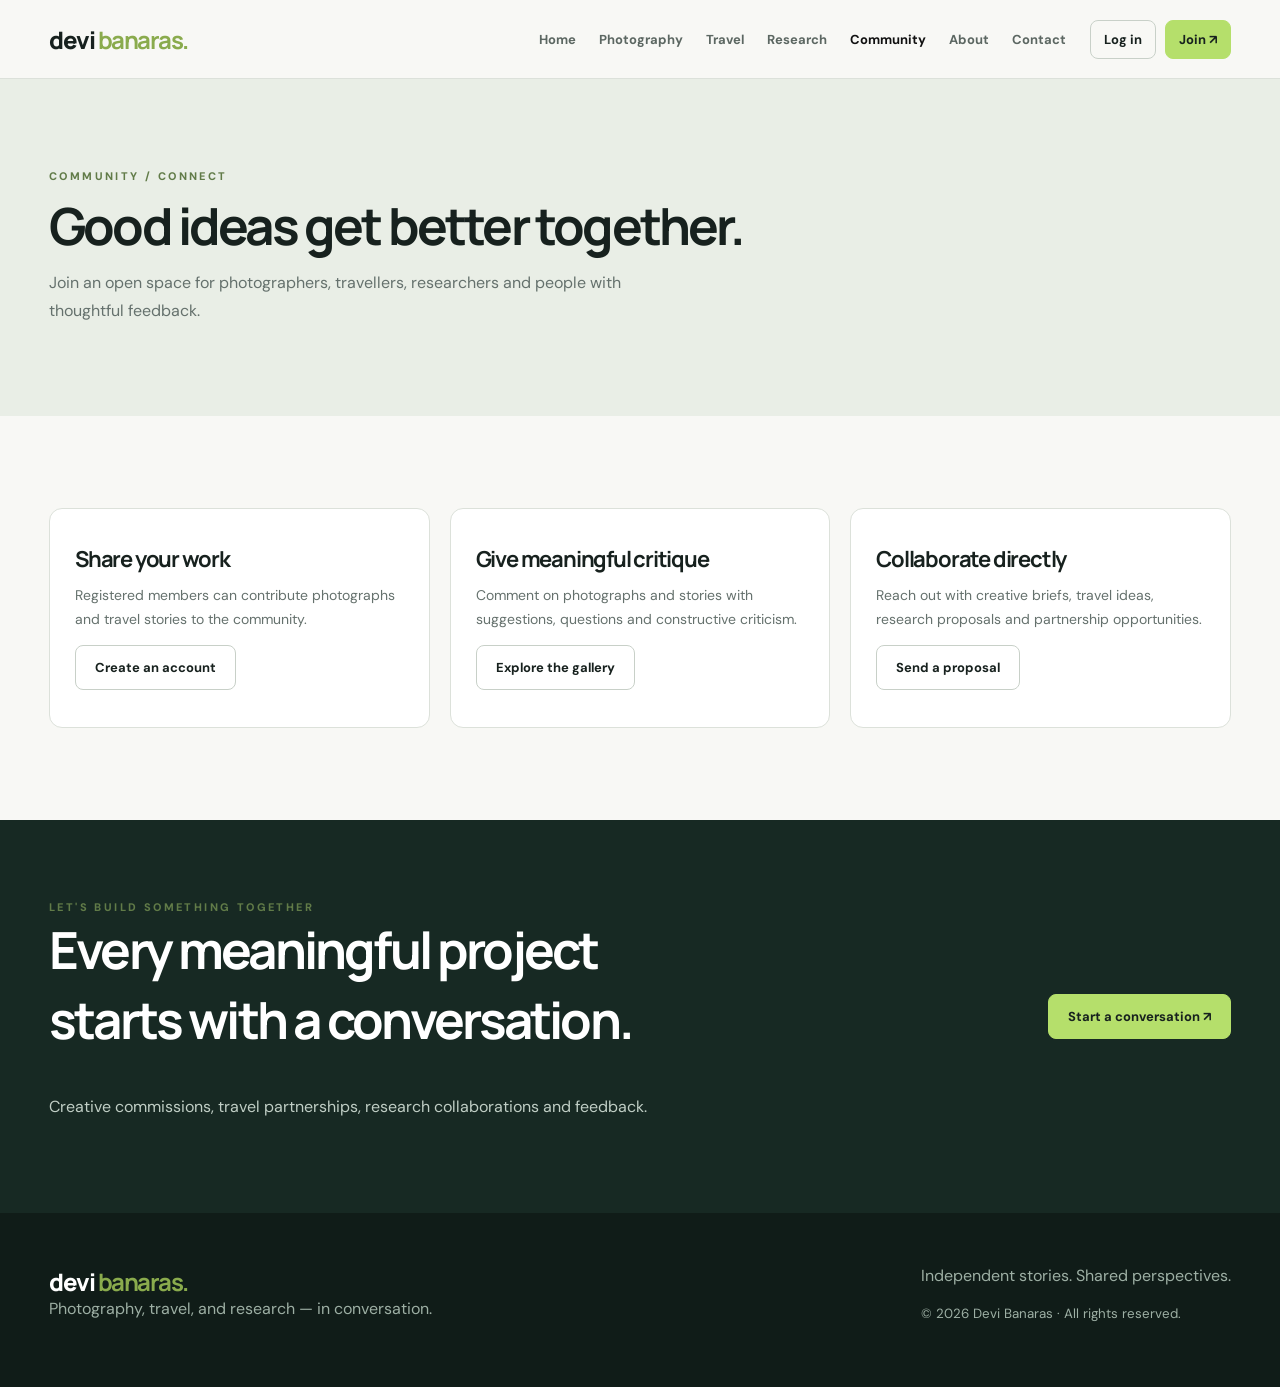
<file: community.html>
<!doctype html><html lang="en"><head><meta charset="utf-8"><meta name="viewport" content="width=device-width,initial-scale=1"><meta name="description" content="Share photographs, critique and collaborate"><title>Community | Devi Banaras</title><link rel="stylesheet" href="style.css"></head><body data-page="community"><header class="top"><div class="wrap nav"><a class="logo" href="index.html">devi<span> </span><b>banaras.</b></a><button class="menu" id="menu" aria-label="Toggle navigation">☰</button><nav class="links" id="links"><a class="" href="index.html">Home</a><a class="" href="photography.html">Photography</a><a class="" href="travel.html">Travel</a><a class="" href="research.html">Research</a><a class="active" href="community.html">Community</a><a class="" href="about.html">About</a><a class="" href="contact.html">Contact</a></nav><div class="nav-actions"><a class="btn small outline" href="login.html" id="loginLink">Log in</a><a class="btn small lime" href="register.html" id="registerLink">Join ↗</a><button class="btn small outline hidden" id="logoutBtn">Log out</button></div></div></header><section class="pagehead"><div class="wrap"><div class="eyebrow">COMMUNITY / CONNECT</div><h1>Good ideas get better together.</h1><p>Join an open space for photographers, travellers, researchers and people with thoughtful feedback.</p></div></section><section class="section"><div class="wrap"><div class="grid3"><article class="info-card"><h3>Share your work</h3><p>Registered members can contribute photographs and travel stories to the community.</p><a href="register.html" class="btn outline">Create an account</a></article><article class="info-card"><h3>Give meaningful critique</h3><p>Comment on photographs and stories with suggestions, questions and constructive criticism.</p><a href="photography.html" class="btn outline">Explore the gallery</a></article><article class="info-card"><h3>Collaborate directly</h3><p>Reach out with creative briefs, travel ideas, research proposals and partnership opportunities.</p><a href="contact.html" class="btn outline">Send a proposal</a></article></div></div></section><section class="cta"><div class="wrap"><div><div class="eyebrow">LET'S BUILD SOMETHING TOGETHER</div><h2>Every meaningful project starts with a conversation.</h2><p>Creative commissions, travel partnerships, research collaborations and feedback.</p></div><a href="contact.html" class="btn lime">Start a conversation ↗</a></div></section><footer class="footer"><div class="wrap"><div><div class="logo">devi <b>banaras.</b></div><p>Photography, travel, and research — in conversation.</p></div><div><p>Independent stories. Shared perspectives.</p><small>© <span id="year"></span> Devi Banaras · All rights reserved.</small></div></div></footer><div id="modal" class="modal"><div class="form"><button class="close" id="closeModal" aria-label="Close">×</button><div id="modalContent"></div></div></div><script type="module" src="app.js"></script></body></html>
</file>
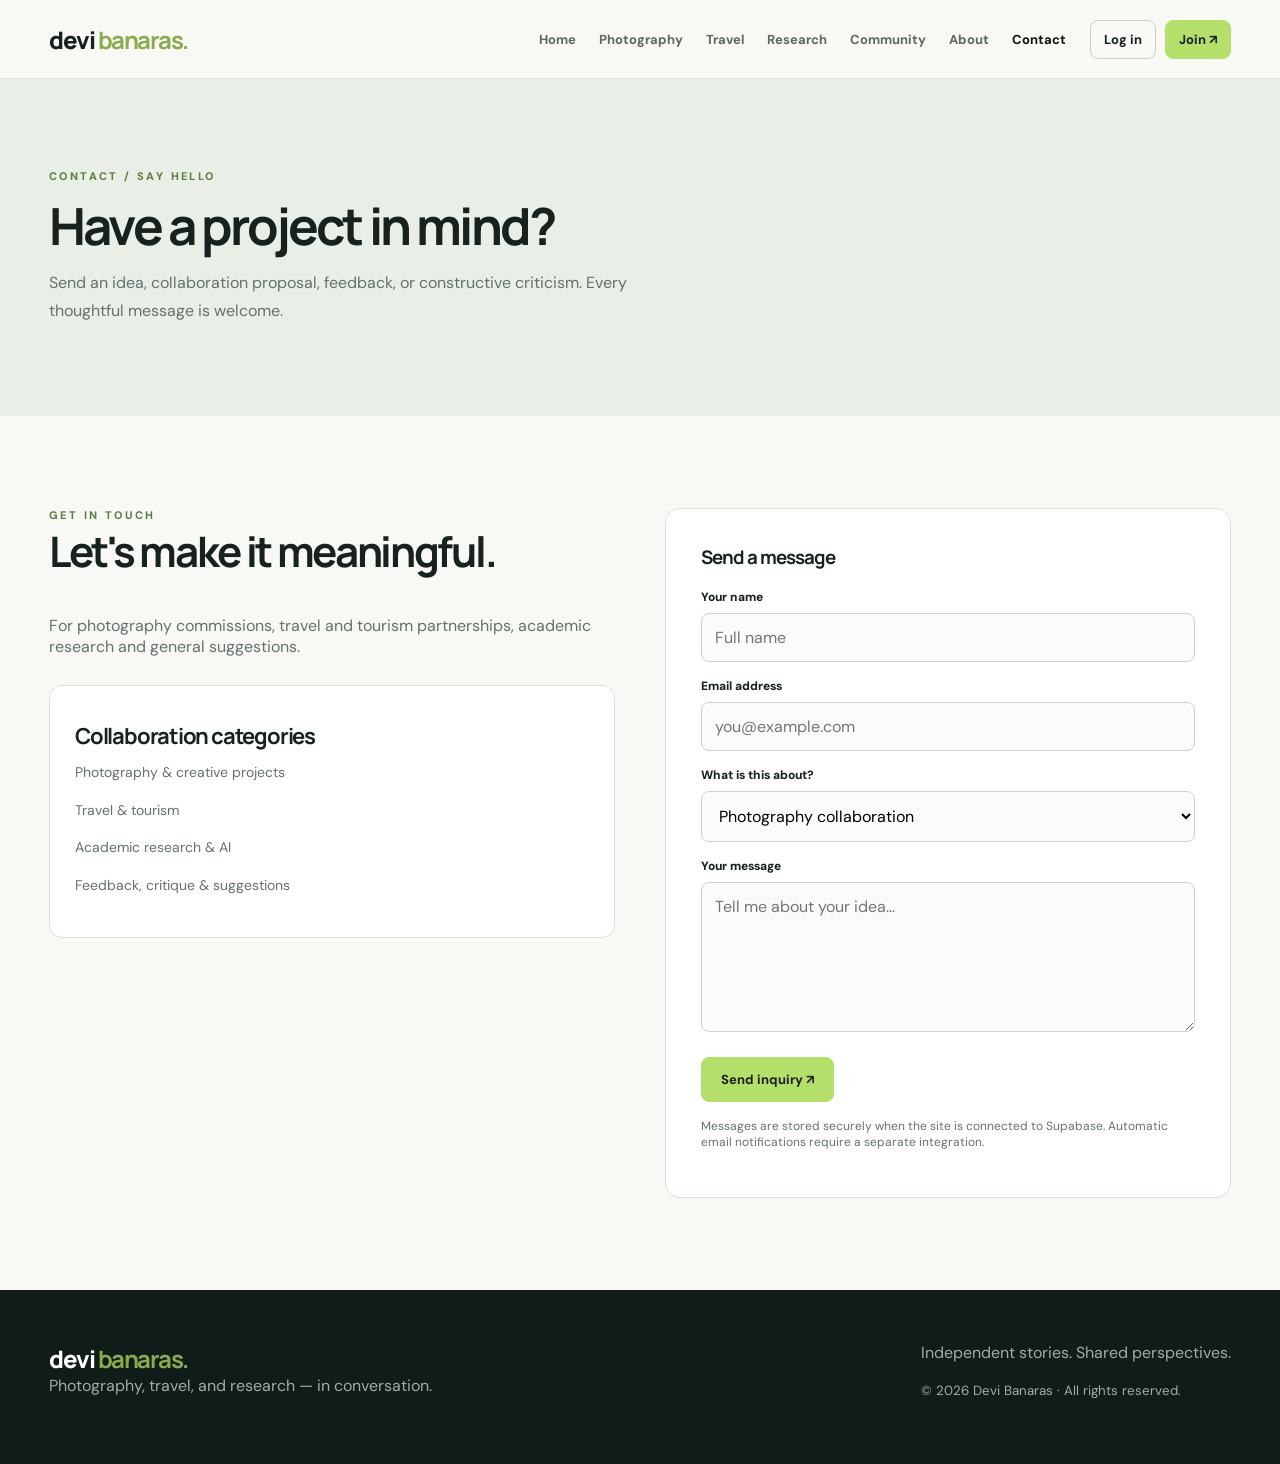
<file: contact.html>
<!doctype html><html lang="en"><head><meta charset="utf-8"><meta name="viewport" content="width=device-width,initial-scale=1"><meta name="description" content="Contact Devi Banaras"><title>Contact | Devi Banaras</title><link rel="stylesheet" href="style.css"></head><body data-page="contact"><header class="top"><div class="wrap nav"><a class="logo" href="index.html">devi<span> </span><b>banaras.</b></a><button class="menu" id="menu" aria-label="Toggle navigation">☰</button><nav class="links" id="links"><a class="" href="index.html">Home</a><a class="" href="photography.html">Photography</a><a class="" href="travel.html">Travel</a><a class="" href="research.html">Research</a><a class="" href="community.html">Community</a><a class="" href="about.html">About</a><a class="active" href="contact.html">Contact</a></nav><div class="nav-actions"><a class="btn small outline" href="login.html" id="loginLink">Log in</a><a class="btn small lime" href="register.html" id="registerLink">Join ↗</a><button class="btn small outline hidden" id="logoutBtn">Log out</button></div></div></header><section class="pagehead"><div class="wrap"><div class="eyebrow">CONTACT / SAY HELLO</div><h1>Have a project in mind?</h1><p>Send an idea, collaboration proposal, feedback, or constructive criticism. Every thoughtful message is welcome.</p></div></section><section class="section"><div class="wrap split" style="align-items:start"><div><div class="eyebrow">GET IN TOUCH</div><h2 style="font-size:42px">Let's make it meaningful.</h2><p class="muted">For photography commissions, travel and tourism partnerships, academic research and general suggestions.</p><div class="info-card" style="margin-top:28px"><h3>Collaboration categories</h3><p>Photography & creative projects</p><p>Travel & tourism</p><p>Academic research & AI</p><p>Feedback, critique & suggestions</p></div></div><form class="form" id="contactForm"><h3>Send a message</h3><label for="contactName">Your name</label><input id="contactName" required maxlength="100" placeholder="Full name"><label for="contactEmail">Email address</label><input id="contactEmail" type="email" required placeholder="you@example.com"><label for="contactTopic">What is this about?</label><select id="contactTopic"><option>Photography collaboration</option><option>Travel & tourism collaboration</option><option>Research collaboration</option><option>Feedback & criticism</option><option>Other idea</option></select><label for="contactMessage">Your message</label><textarea id="contactMessage" maxlength="5000" required placeholder="Tell me about your idea..."></textarea><div id="contactStatus"></div><button class="btn lime" type="submit">Send inquiry ↗</button><p class="muted" style="font-size:12px;margin-top:16px">Messages are stored securely when the site is connected to Supabase. Automatic email notifications require a separate integration.</p></form></div></section><footer class="footer"><div class="wrap"><div><div class="logo">devi <b>banaras.</b></div><p>Photography, travel, and research — in conversation.</p></div><div><p>Independent stories. Shared perspectives.</p><small>© <span id="year"></span> Devi Banaras · All rights reserved.</small></div></div></footer><div id="modal" class="modal"><div class="form"><button class="close" id="closeModal" aria-label="Close">×</button><div id="modalContent"></div></div></div><script type="module" src="app.js"></script></body></html>
</file>
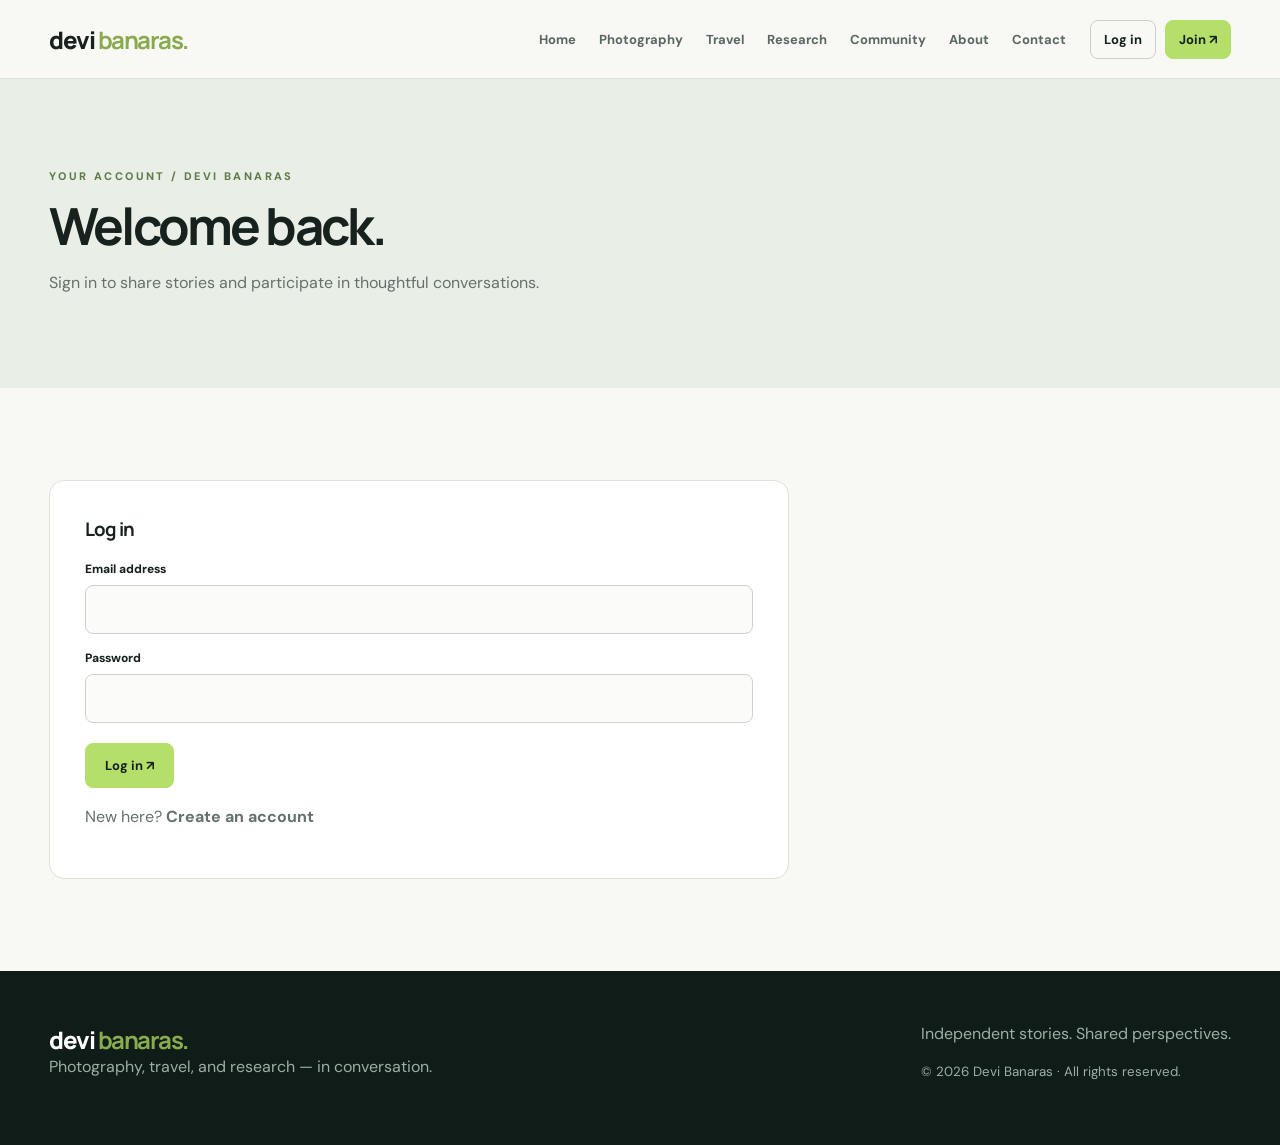
<file: login.html>
<!doctype html><html lang="en"><head><meta charset="utf-8"><meta name="viewport" content="width=device-width,initial-scale=1"><meta name="description" content="Devi Banaras account"><title>Login | Devi Banaras</title><link rel="stylesheet" href="style.css"></head><body data-page="login"><header class="top"><div class="wrap nav"><a class="logo" href="index.html">devi<span> </span><b>banaras.</b></a><button class="menu" id="menu" aria-label="Toggle navigation">☰</button><nav class="links" id="links"><a class="" href="index.html">Home</a><a class="" href="photography.html">Photography</a><a class="" href="travel.html">Travel</a><a class="" href="research.html">Research</a><a class="" href="community.html">Community</a><a class="" href="about.html">About</a><a class="" href="contact.html">Contact</a></nav><div class="nav-actions"><a class="btn small outline" href="login.html" id="loginLink">Log in</a><a class="btn small lime" href="register.html" id="registerLink">Join ↗</a><button class="btn small outline hidden" id="logoutBtn">Log out</button></div></div></header><section class="pagehead"><div class="wrap"><div class="eyebrow">YOUR ACCOUNT / DEVI BANARAS</div><h1>Welcome back.</h1><p>Sign in to share stories and participate in thoughtful conversations.</p></div></section><section class="section"><div class="wrap"><form class="form" id="authForm" data-mode="login"><h3>Log in</h3><label for="email">Email address</label><input id="email" type="email" required autocomplete="email"><label for="password">Password</label><input id="password" type="password" minlength="6" required autocomplete="current-password"><div id="authStatus"></div><button type="submit" class="btn lime">Log in ↗</button><p class="muted" style="margin-top:18px">New here? <a href="register.html"><b>Create an account</b></a></p></form></div></section><footer class="footer"><div class="wrap"><div><div class="logo">devi <b>banaras.</b></div><p>Photography, travel, and research — in conversation.</p></div><div><p>Independent stories. Shared perspectives.</p><small>© <span id="year"></span> Devi Banaras · All rights reserved.</small></div></div></footer><div id="modal" class="modal"><div class="form"><button class="close" id="closeModal" aria-label="Close">×</button><div id="modalContent"></div></div></div><script type="module" src="app.js"></script></body></html>
</file>
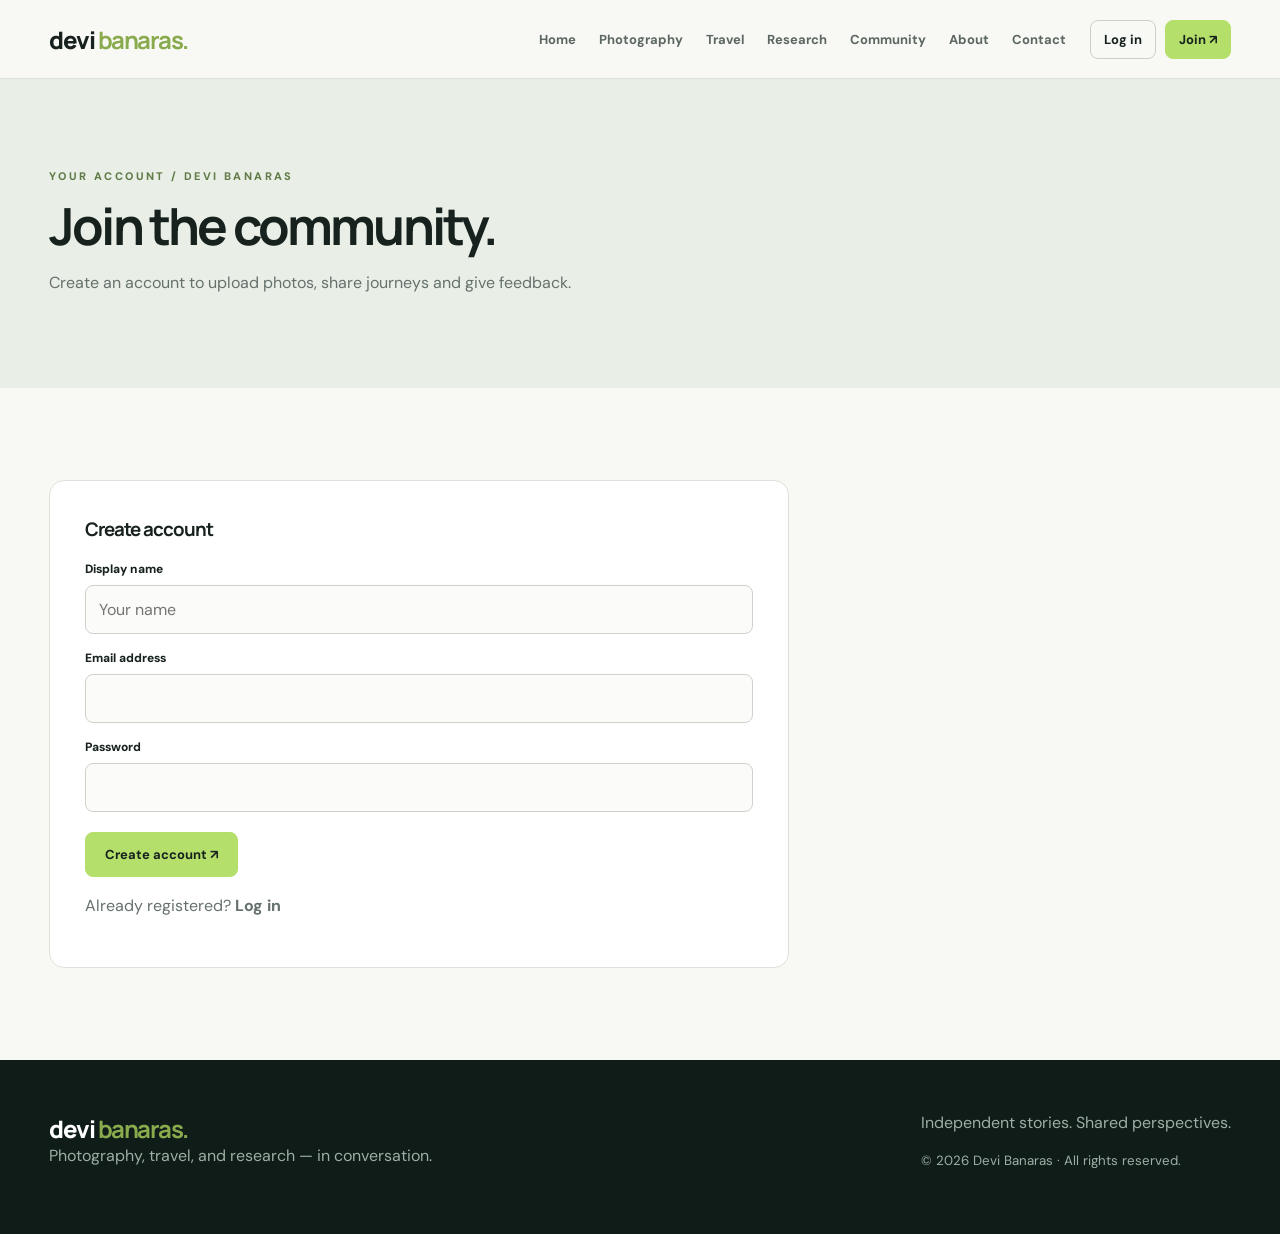
<file: register.html>
<!doctype html><html lang="en"><head><meta charset="utf-8"><meta name="viewport" content="width=device-width,initial-scale=1"><meta name="description" content="Devi Banaras account"><title>Register | Devi Banaras</title><link rel="stylesheet" href="style.css"></head><body data-page="register"><header class="top"><div class="wrap nav"><a class="logo" href="index.html">devi<span> </span><b>banaras.</b></a><button class="menu" id="menu" aria-label="Toggle navigation">☰</button><nav class="links" id="links"><a class="" href="index.html">Home</a><a class="" href="photography.html">Photography</a><a class="" href="travel.html">Travel</a><a class="" href="research.html">Research</a><a class="" href="community.html">Community</a><a class="" href="about.html">About</a><a class="" href="contact.html">Contact</a></nav><div class="nav-actions"><a class="btn small outline" href="login.html" id="loginLink">Log in</a><a class="btn small lime" href="register.html" id="registerLink">Join ↗</a><button class="btn small outline hidden" id="logoutBtn">Log out</button></div></div></header><section class="pagehead"><div class="wrap"><div class="eyebrow">YOUR ACCOUNT / DEVI BANARAS</div><h1>Join the community.</h1><p>Create an account to upload photos, share journeys and give feedback.</p></div></section><section class="section"><div class="wrap"><form class="form" id="authForm" data-mode="signup"><h3>Create account</h3><label for="fullName">Display name</label><input id="fullName" required maxlength="80" placeholder="Your name"><label for="email">Email address</label><input id="email" type="email" required autocomplete="email"><label for="password">Password</label><input id="password" type="password" minlength="6" required autocomplete="new-password"><div id="authStatus"></div><button type="submit" class="btn lime">Create account ↗</button><p class="muted" style="margin-top:18px">Already registered? <a href="login.html"><b>Log in</b></a></p></form></div></section><footer class="footer"><div class="wrap"><div><div class="logo">devi <b>banaras.</b></div><p>Photography, travel, and research — in conversation.</p></div><div><p>Independent stories. Shared perspectives.</p><small>© <span id="year"></span> Devi Banaras · All rights reserved.</small></div></div></footer><div id="modal" class="modal"><div class="form"><button class="close" id="closeModal" aria-label="Close">×</button><div id="modalContent"></div></div></div><script type="module" src="app.js"></script></body></html>
</file>
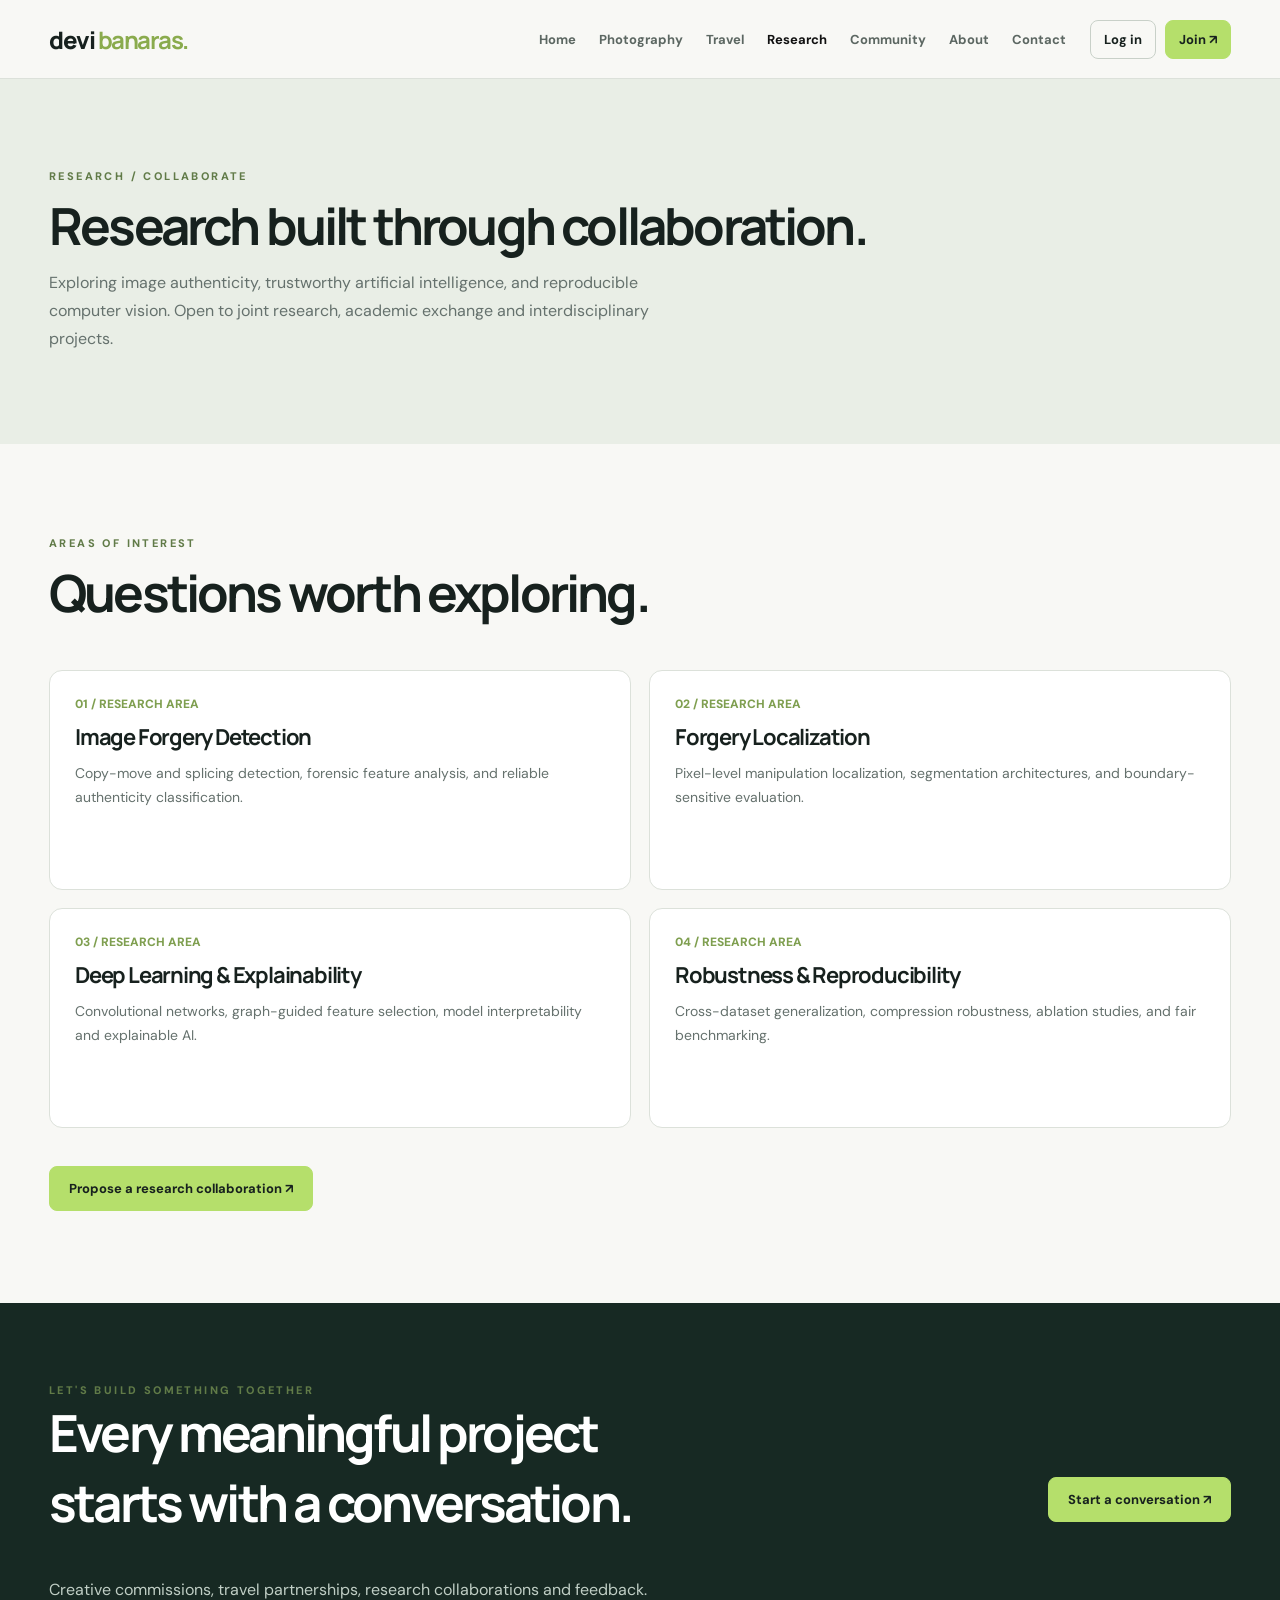
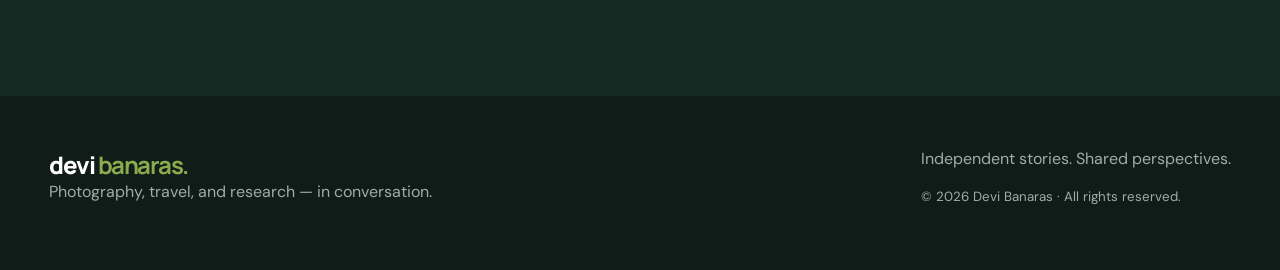
<file: research.html>
<!doctype html><html lang="en"><head><meta charset="utf-8"><meta name="viewport" content="width=device-width,initial-scale=1"><meta name="description" content="Research in image forensics and AI"><title>Research Collaboration | Devi Banaras</title><link rel="stylesheet" href="style.css"></head><body data-page="research"><header class="top"><div class="wrap nav"><a class="logo" href="index.html">devi<span> </span><b>banaras.</b></a><button class="menu" id="menu" aria-label="Toggle navigation">☰</button><nav class="links" id="links"><a class="" href="index.html">Home</a><a class="" href="photography.html">Photography</a><a class="" href="travel.html">Travel</a><a class="active" href="research.html">Research</a><a class="" href="community.html">Community</a><a class="" href="about.html">About</a><a class="" href="contact.html">Contact</a></nav><div class="nav-actions"><a class="btn small outline" href="login.html" id="loginLink">Log in</a><a class="btn small lime" href="register.html" id="registerLink">Join ↗</a><button class="btn small outline hidden" id="logoutBtn">Log out</button></div></div></header><section class="pagehead"><div class="wrap"><div class="eyebrow">RESEARCH / COLLABORATE</div><h1>Research built through collaboration.</h1><p>Exploring image authenticity, trustworthy artificial intelligence, and reproducible computer vision. Open to joint research, academic exchange and interdisciplinary projects.</p></div></section><section class="section"><div class="wrap"><div class="section-head"><div><div class="eyebrow">AREAS OF INTEREST</div><h2>Questions worth exploring.</h2></div></div><div class="research-grid"><article class="info-card"><div class="num">01 / RESEARCH AREA</div><h3>Image Forgery Detection</h3><p>Copy-move and splicing detection, forensic feature analysis, and reliable authenticity classification.</p></article><article class="info-card"><div class="num">02 / RESEARCH AREA</div><h3>Forgery Localization</h3><p>Pixel-level manipulation localization, segmentation architectures, and boundary-sensitive evaluation.</p></article><article class="info-card"><div class="num">03 / RESEARCH AREA</div><h3>Deep Learning & Explainability</h3><p>Convolutional networks, graph-guided feature selection, model interpretability and explainable AI.</p></article><article class="info-card"><div class="num">04 / RESEARCH AREA</div><h3>Robustness & Reproducibility</h3><p>Cross-dataset generalization, compression robustness, ablation studies, and fair benchmarking.</p></article></div><div style="margin-top:38px"><a href="contact.html?topic=Research%20collaboration" class="btn lime">Propose a research collaboration ↗</a></div></div></section><section class="cta"><div class="wrap"><div><div class="eyebrow">LET'S BUILD SOMETHING TOGETHER</div><h2>Every meaningful project starts with a conversation.</h2><p>Creative commissions, travel partnerships, research collaborations and feedback.</p></div><a href="contact.html" class="btn lime">Start a conversation ↗</a></div></section><footer class="footer"><div class="wrap"><div><div class="logo">devi <b>banaras.</b></div><p>Photography, travel, and research — in conversation.</p></div><div><p>Independent stories. Shared perspectives.</p><small>© <span id="year"></span> Devi Banaras · All rights reserved.</small></div></div></footer><div id="modal" class="modal"><div class="form"><button class="close" id="closeModal" aria-label="Close">×</button><div id="modalContent"></div></div></div><script type="module" src="app.js"></script></body></html>
</file>
<file: style.css>
@import url('https://fonts.googleapis.com/css2?family=DM+Sans:wght@400;500;600;700&family=Manrope:wght@400;500;600;700;800&display=swap');:root{--bg:#f8f8f5;--ink:#17211e;--muted:#65716d;--accent:#b5df6b;--line:#dce1da;--dark:#152420}*{box-sizing:border-box}html{scroll-behavior:smooth}body{margin:0;background:var(--bg);color:var(--ink);font-family:'DM Sans',sans-serif}a{color:inherit;text-decoration:none}button,input,textarea,select{font:inherit}button{cursor:pointer}.wrap{max-width:1250px;margin:auto;padding:0 34px}.top{position:sticky;top:0;z-index:30;background:rgba(248,248,245,.95);backdrop-filter:blur(18px);border-bottom:1px solid var(--line)}.nav{min-height:78px;display:flex;align-items:center;gap:24px}.logo{font:800 24px Manrope,sans-serif;letter-spacing:-1.5px;white-space:nowrap}.logo b{color:#8aab4d}.links{display:flex;gap:23px;margin-left:auto;align-items:center}.links a{font-size:13px;font-weight:700;color:#5c6762}.links a.active,.links a:hover{color:#111}.nav-actions{display:flex;gap:9px}.btn{border:1px solid var(--dark);background:var(--dark);color:white;padding:13px 19px;border-radius:8px;font-weight:700;font-size:13px;display:inline-flex;align-items:center;justify-content:center;gap:8px;transition:.2s}.btn:hover{transform:translateY(-2px)}.btn.lime{background:var(--accent);border-color:var(--accent);color:var(--ink)}.btn.outline{background:transparent;color:var(--ink);border-color:#c8d0c8}.btn.small{padding:10px 13px}.menu{display:none}.eyebrow{text-transform:uppercase;letter-spacing:2.4px;font-size:11px;font-weight:800;color:#617b48}.hero{background:#14231f;color:white;min-height:600px;position:relative;overflow:hidden}.hero:before{content:'';position:absolute;inset:0;background:linear-gradient(90deg,rgba(13,29,24,.94) 0%,rgba(13,29,24,.77) 40%,rgba(13,29,24,.08) 100%),url('https://images.unsplash.com/photo-1516483638261-f4dbaf036963?w=1800&auto=format&fit=crop&q=85') center/cover}.hero .wrap{position:relative;padding-top:128px;padding-bottom:110px}.hero .eyebrow{color:var(--accent)}h1,h2,h3,p{margin-top:0}h1,h2,h3{font-family:Manrope,sans-serif;letter-spacing:-.055em}h1{font-size:clamp(48px,6.4vw,91px);line-height:1.07;max-width:820px;margin:25px 0}h1 em{color:var(--accent);font-style:normal}.lead{font-size:17px;line-height:1.85;color:#d6ded8;max-width:580px}.actions{display:flex;gap:12px;flex-wrap:wrap;margin-top:32px}.section{padding:92px 0}.section.soft{background:#eef1e9}.section-head{display:flex;align-items:end;justify-content:space-between;gap:25px;margin-bottom:34px}.section-head h2,.pagehead h1{font-size:clamp(35px,4vw,56px);line-height:1.13;margin:14px 0}.section-head p,.pagehead p{color:var(--muted);line-height:1.75;max-width:600px}.grid3{display:grid;grid-template-columns:repeat(3,1fr);gap:20px}.feature,.post,.info-card{background:white;border:1px solid var(--line);border-radius:13px;overflow:hidden}.feature img,.post img{width:100%;height:260px;object-fit:cover;display:block;transition:transform .4s}.feature:hover img,.post:hover img{transform:scale(1.03)}.feature .content,.post .content,.info-card{padding:25px}.feature h3,.post h3,.info-card h3{font-size:22px;margin:10px 0}.feature p,.post p,.info-card p{color:var(--muted);line-height:1.7;font-size:14px}.feature a{font-weight:800;font-size:13px}.pagehead{background:#e9eee6;padding:90px 0 75px}.pagehead h1{max-width:850px}.pagehead p{font-size:16px}.toolbar{display:flex;justify-content:space-between;gap:15px;align-items:center;flex-wrap:wrap;margin-bottom:25px}.search{background:white;border:1px solid var(--line);padding:14px 16px;border-radius:8px;min-width:280px}.feed{display:grid;grid-template-columns:repeat(3,minmax(0,1fr));gap:20px}.post img{height:250px}.post .meta{font-size:11px;text-transform:uppercase;letter-spacing:1px;color:#69844c;font-weight:800}.post button{margin-top:10px}.empty{grid-column:1/-1;padding:55px;text-align:center;background:white;border:1px dashed #bcc6b8;border-radius:12px;color:var(--muted)}.research-grid{display:grid;grid-template-columns:repeat(2,1fr);gap:18px}.info-card{min-height:220px}.info-card .num{font-size:12px;color:#7f9f50;font-weight:800}.cta{background:#172923;color:white;padding:80px 0}.cta .wrap{display:flex;align-items:center;justify-content:space-between;gap:25px}.cta h2{font-size:clamp(30px,4vw,53px);max-width:680px}.cta p{color:#c0cec5}.footer{background:#101c18;color:white;padding:52px 0}.footer .wrap{display:flex;justify-content:space-between;gap:25px;flex-wrap:wrap}.footer p,.footer small{color:#9dafa4}.form{max-width:740px;background:white;border:1px solid var(--line);border-radius:15px;padding:35px}.form label{display:block;font-size:12px;font-weight:800;margin:16px 0 8px}.form input,.form select,.form textarea{width:100%;border:1px solid #cbd3ca;background:#fbfcfa;border-radius:8px;padding:13px;outline-color:#8fae58}.form textarea{min-height:150px;resize:vertical}.form .btn{margin-top:20px}.notice{padding:13px 16px;border-radius:8px;background:#e9f0dd;color:#324b28;margin:15px 0;font-size:13px}.notice.error{background:#fae8e4;color:#92382a}.hidden{display:none!important}.modal{position:fixed;inset:0;z-index:100;background:#0b1714bd;display:none;align-items:center;justify-content:center;padding:18px;overflow:auto}.modal.open{display:flex}.modal .form{width:min(100%,580px);max-height:94vh;overflow:auto;position:relative}.modal .close{float:right;background:none;border:0;font-size:27px}.detail-image{width:100%;max-height:360px;object-fit:contain;background:#eef1ec;border-radius:8px}.comment{border-top:1px solid var(--line);padding:13px 0}.comment p{margin:7px 0}.comment small{color:var(--muted)}.tag{display:inline-block;padding:7px 11px;border-radius:30px;background:#e8eedf;color:#476b35;font-size:11px;font-weight:800;margin:3px}.split{display:grid;grid-template-columns:1fr 1fr;gap:50px;align-items:center}.split img{width:100%;border-radius:14px;max-height:450px;object-fit:cover}.stat{font-size:38px;font-family:Manrope;font-weight:800}.muted{color:var(--muted)}@media(max-width:950px){.links{display:none;position:absolute;top:78px;left:0;right:0;background:var(--bg);padding:25px 34px;flex-direction:column;align-items:start;border-bottom:1px solid var(--line)}.links.open{display:flex}.menu{display:block;background:none;border:0;font-size:23px;margin-left:auto}.nav-actions{margin-left:0}.grid3,.feed{grid-template-columns:repeat(2,1fr)}}@media(max-width:650px){.wrap{padding:0 19px}.nav{gap:9px}.logo{font-size:20px}.nav-actions .btn{padding:9px}.hero .wrap{padding-top:95px;padding-bottom:90px}.hero{min-height:540px}.grid3,.feed,.research-grid,.split{grid-template-columns:1fr}.section{padding:60px 0}.section-head,.cta .wrap{align-items:start;flex-direction:column}.form{padding:22px}.pagehead{padding:65px 0}.nav-actions{gap:4px}}
</file>
